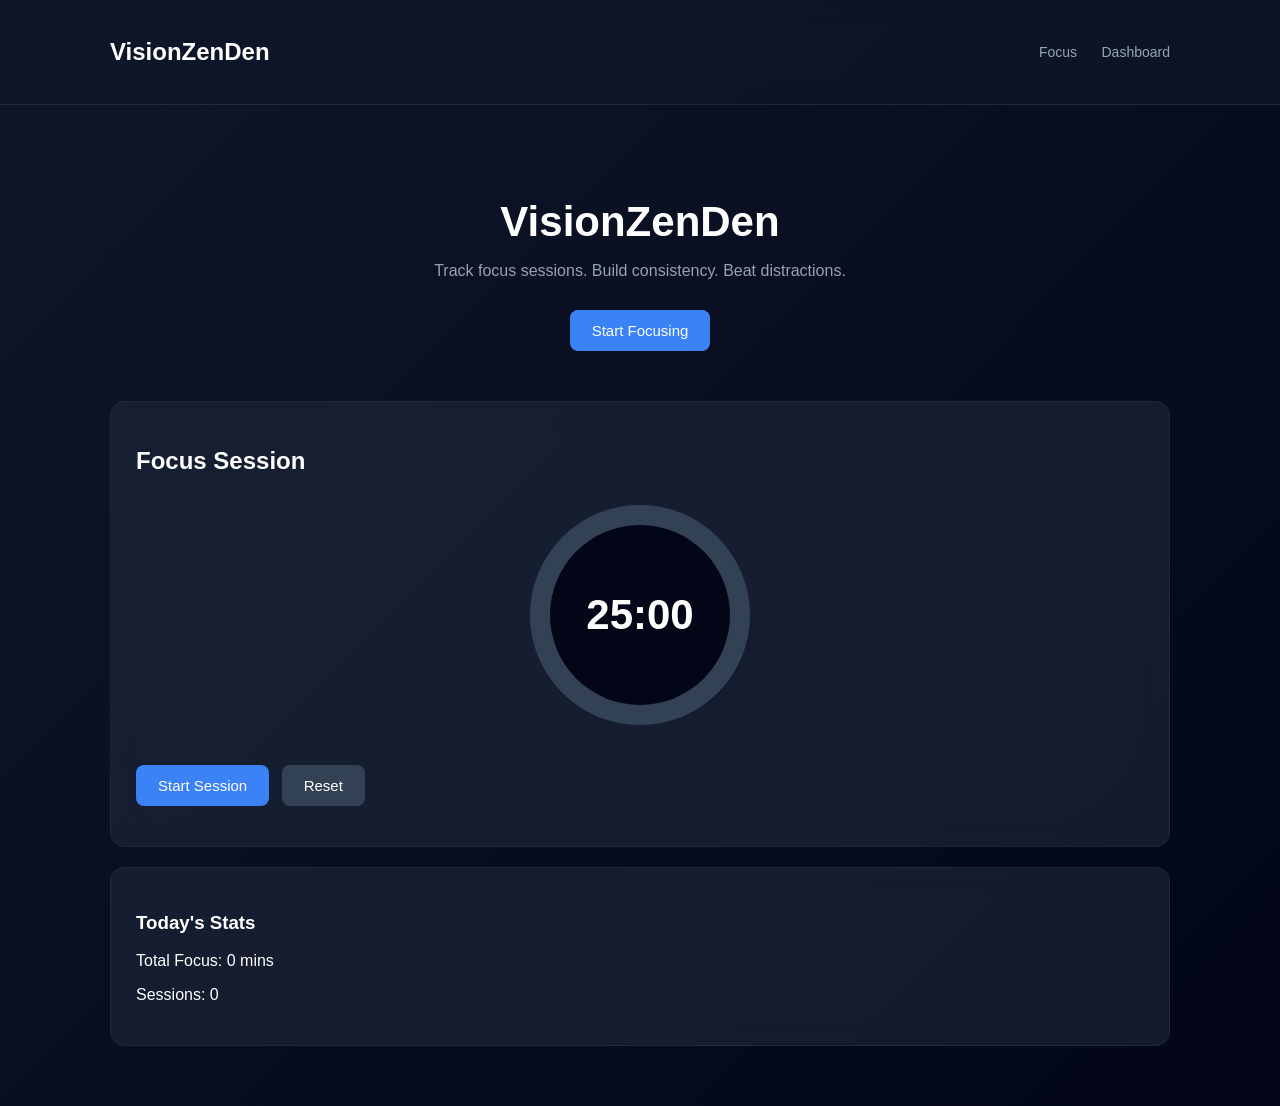
<file: frontend/index.html>
<!DOCTYPE html>
<html>
<head>
    <title>VisionZenDen | Focus</title>
    <link rel="stylesheet" href="style.css">
</head>

<body>

<!-- NAVBAR -->
<div class="nav">
    <div class="nav-inner">
        <h2>VisionZenDen</h2>

        <div class="nav-links">
            <a href="index.html">Focus</a>
            <a href="dashboard.html">Dashboard</a>
        </div>
    </div>
</div>

<div class="container">

    <!-- HERO -->
    <div class="hero">
        <h1>VisionZenDen</h1>
        <p>Track focus sessions. Build consistency. Beat distractions.</p>

        <a href="#focusArea">
            <button>Start Focusing</button>
        </a>
    </div>

    <!-- TIMER -->
    <div id="focusArea" class="card">

        <h2>Focus Session</h2>

        <div class="circle">
            <div id="timer">25:00</div>
        </div>

        <button id="startBtn">Start Session</button>
        <button id="resetBtn">Reset</button>

        <p id="status"></p>

    </div>

    <!-- STATS -->
    <div class="card stats">
        <h3>Today's Stats</h3>
        <p>Total Focus: <span id="totalMinutes">0</span> mins</p>
        <p>Sessions: <span id="totalSessions">0</span></p>
    </div>

</div>

<script src="script.js"></script>
</body>
</html>
</file>
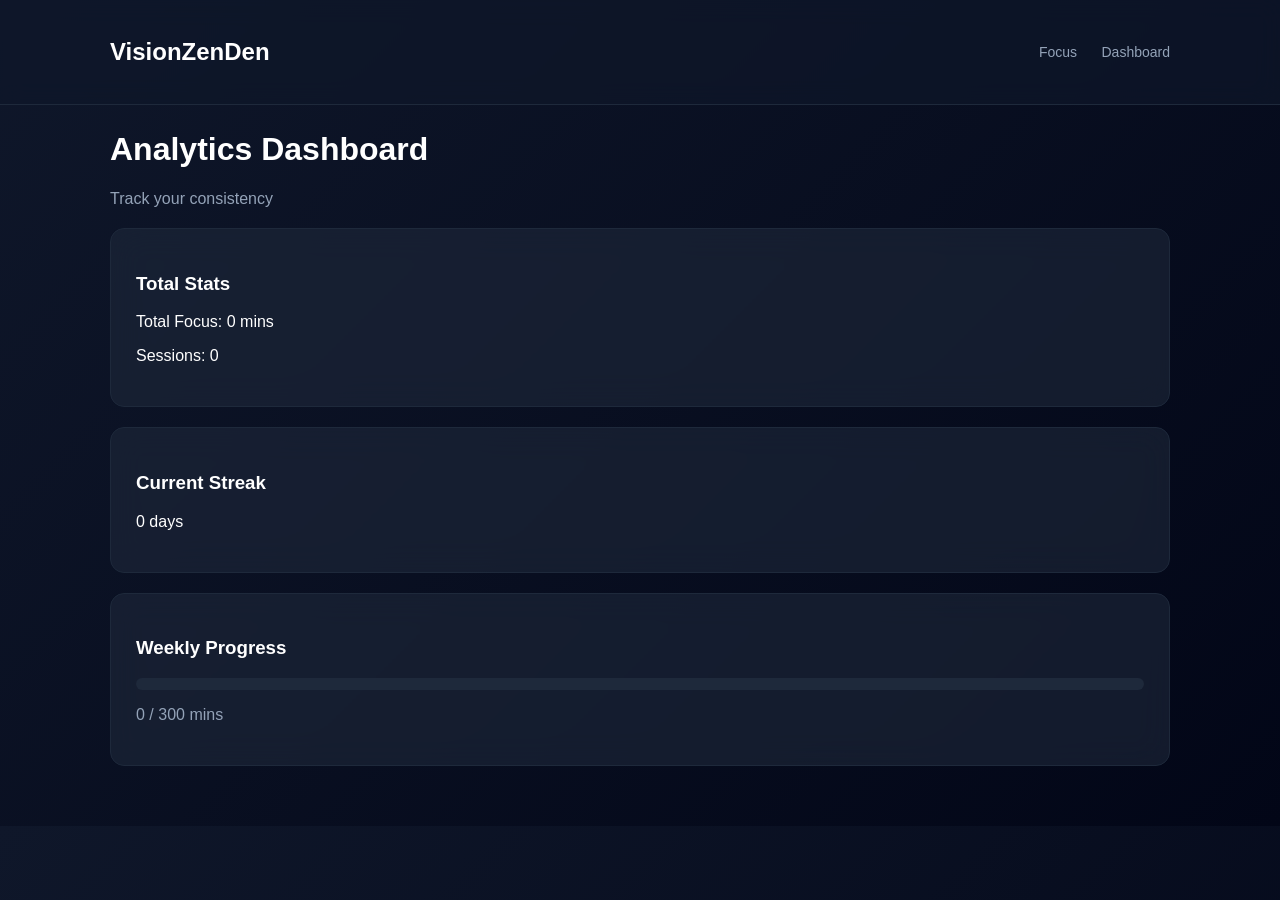
<file: frontend/dashboard.html>
<!DOCTYPE html>
<html>

<head>
    <title>VisionZenDen | Dashboard</title>
    <link rel="stylesheet" href="style.css">
</head>

<body>

<!-- NAVBAR -->
<div class="nav">
    <div class="nav-inner">
        <h2>VisionZenDen</h2>

        <div class="nav-links">
            <a href="index.html">Focus</a>
            <a href="dashboard.html">Dashboard</a>
        </div>
    </div>
</div>

<div class="container">

    <h1>Analytics Dashboard</h1>
    <p style="color:#94a3b8;">Track your consistency</p>

    <div class="card">
        <h3>Total Stats</h3>
        <p>Total Focus: <span id="totalMinutes">0</span> mins</p>
        <p>Sessions: <span id="totalSessions">0</span></p>
    </div>

    <div class="card">
        <h3>Current Streak</h3>
        <p>
            <span id="streak">0</span> days
            <span id="fire"></span>
        </p>
    </div>

    <div class="card">
        <h3>Weekly Progress</h3>

        <div class="bar">
            <div class="fill" id="weeklyBar" style="width:0%"></div>
        </div>

        <p id="weeklyText" style="color:#94a3b8;">0 / 300 mins</p>
    </div>

</div>

<script src="dashboard.js"></script>
</body>
</html>
</file>
<file: frontend/style.css>
/* Reset */
*{
    box-sizing: border-box;
}

body{
    margin: 0;
    font-family: 'Segoe UI', Tahoma, Geneva, Verdana, sans-serif;

    background: linear-gradient(
        135deg,
        #0f172a,
        #020617
    );

    color: white;
}

/* ---------- NAVBAR ---------- */

.nav{
    position: fixed;
    top: 0;
    width: 100%;

    background: rgba(15, 23, 42, 0.7);
    backdrop-filter: blur(12px);
    border-bottom: 1px solid #1e293b;
}

.nav-inner{
    max-width: 1100px;
    margin: auto;
    padding: 18px 20px;

    display: flex;
    justify-content: space-between;
    align-items: center;
}

.nav-links a{
    color: #94a3b8;
    text-decoration: none;
    margin-left: 20px;
    font-size: 14px;
}

.nav-links a:hover{
    color: white;
}

/* ---------- PAGE LAYOUT ---------- */

.container{
    width: 100%;
    max-width: 1100px;
    margin: auto;
    padding: 110px 20px 60px 20px;
}

/* ---------- HERO ---------- */

.hero{
    text-align: center;
    padding: 60px 20px 30px 20px;
}

.hero h1{
    font-size: 42px;
    margin-bottom: 10px;
}

.hero p{
    color: #94a3b8;
    font-size: 16px;
    margin-bottom: 20px;
}

/* ---------- CARD ---------- */

.card{
    margin-top: 20px;
    padding: 25px;
    border-radius: 14px;

    background: rgba(30, 41, 59, 0.6);
    backdrop-filter: blur(16px);

    border: 1px solid #1e293b;
}

/* ---------- TIMER ---------- */

.circle{
    width: 220px;
    height: 220px;
    border-radius: 50%;
    margin: 30px auto;

    display: flex;
    justify-content: center;
    align-items: center;

    background: conic-gradient(
        #60a5fa 0%,
        #334155 0%
    );

    position: relative;
}

.circle::before{
    content: "";
    position: absolute;
    width: 180px;
    height: 180px;
    background: #020617;
    border-radius: 50%;
}

#timer{
    position: relative;
    font-size: 42px;
    font-weight: bold;
}

/* ---------- BUTTONS ---------- */

button{
    padding: 12px 22px;
    margin-top: 10px;
    font-size: 15px;

    border: none;
    border-radius: 8px;

    background: #3b82f6;
    color: white;

    cursor: pointer;
    transition: 0.25s;
}

button:hover{
    background: #2563eb;
    transform: translateY(-1px);
}

#resetBtn{
    background: #334155;
    margin-left: 8px;
}

#resetBtn:hover{
    background: #1e293b;
}

/* ---------- TEXT ---------- */

#status{
    margin-top: 15px;
    color: #94a3b8;
    font-size: 14px;
}

.stats{
    margin-top: 20px;
}

/* ---------- PROGRESS BAR ---------- */

.bar{
    width: 100%;
    height: 12px;
    background: #1e293b;
    border-radius: 10px;
    margin: 10px 0;
    overflow: hidden;
}

.fill{
    height: 100%;
    background: #60a5fa;
    transition: width 0.6s ease;
}
</file>
